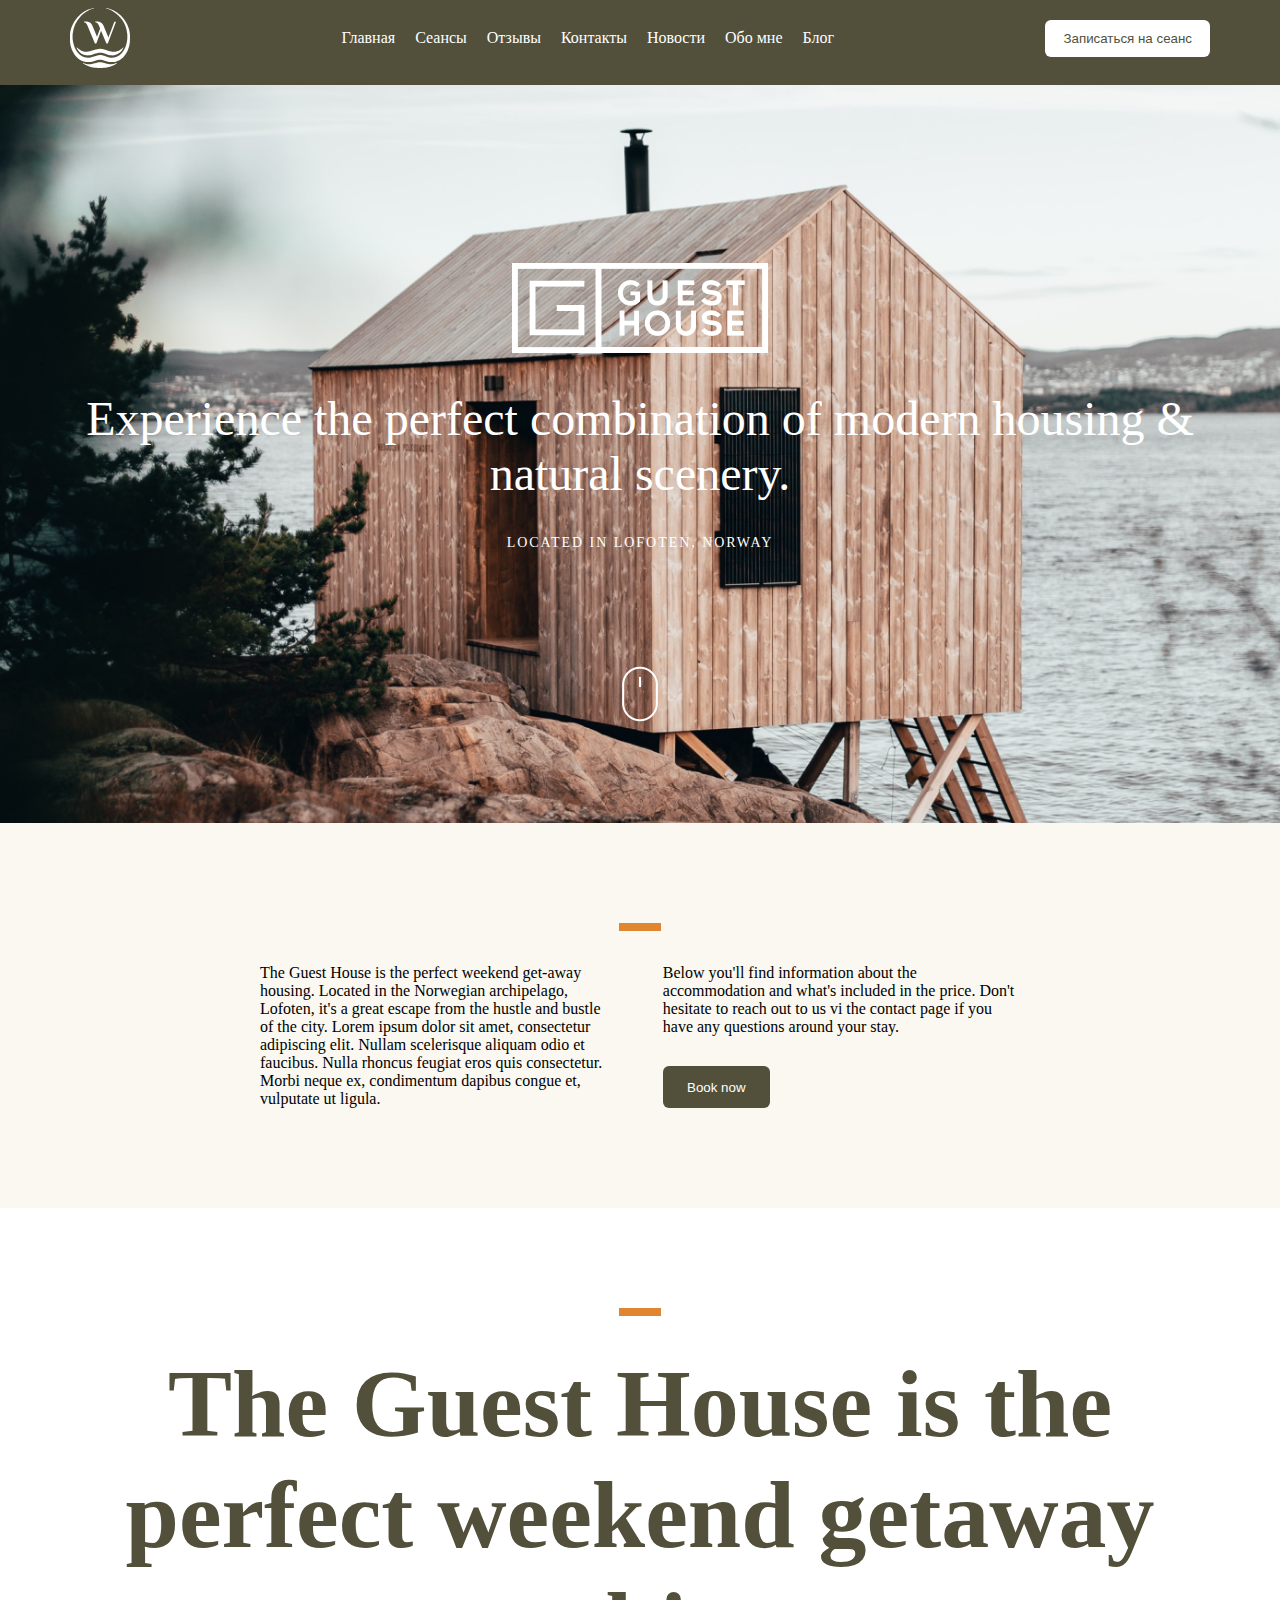
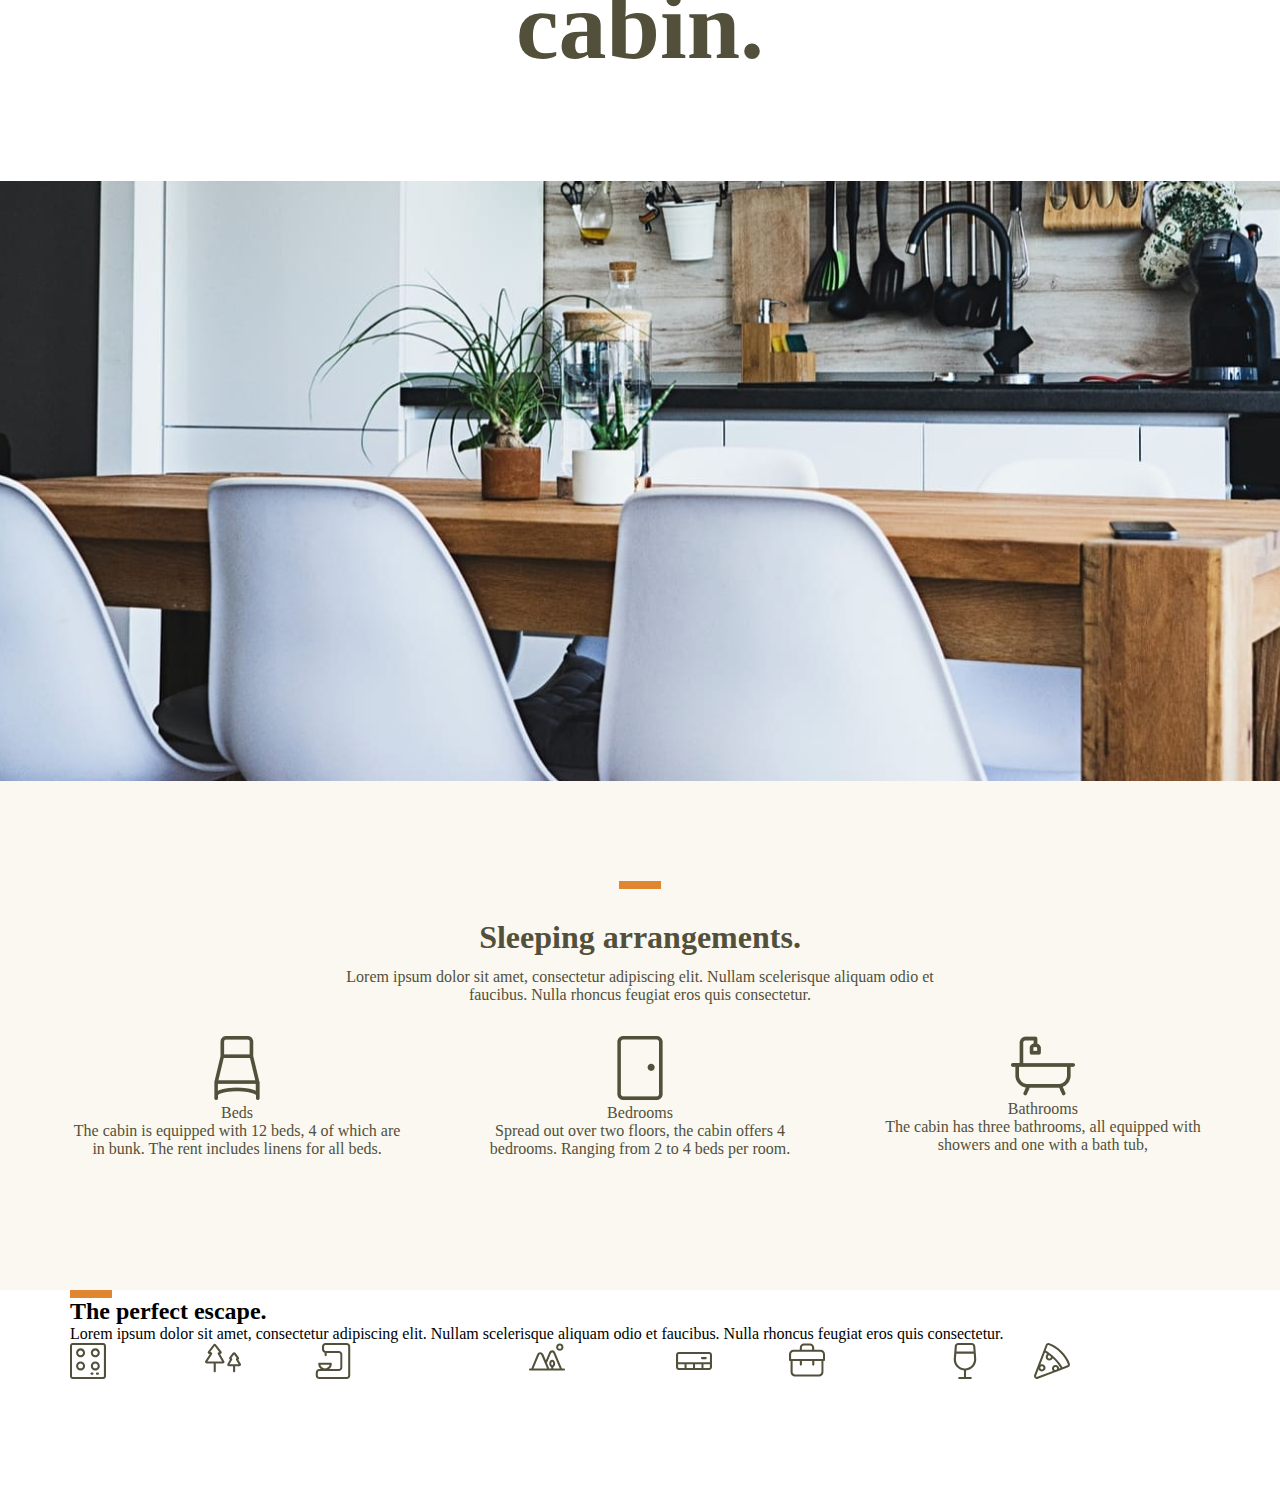
<file: index.html>
<!DOCTYPE html>
<html lang="en">
<head>
    <meta charset="UTF-8">
    <meta name="viewport" content="width=device-width, initial-scale=1.0">
    <title>Document</title>
    <link rel="stylesheet" href="style.css">
</head>
<body>

   <header>
    <div class="container">
        <div class="header__nav">
            <svg width="60" height="60" viewBox="0 0 60 60" fill="none" xmlns="http://www.w3.org/2000/svg">
                <path d="M27.1809 59.9409C27.1622 59.9106 26.8094 59.8779 26.3971 59.8683C25.9847 59.8584 25.2547 59.785 24.7749 59.7051C20.5702 59.0045 16.3204 57.4796 13.4889 55.6556C12.9657 55.3185 12.8461 55.1884 12.9321 55.0493C12.9947 54.9482 13.2026 54.9996 14.4143 55.4155C14.9941 55.6145 15.8939 55.8695 16.4137 55.9822C17.2932 56.1727 17.4726 56.1869 18.9948 56.187C21.2785 56.187 22.0607 56.0577 24.5484 55.269C29.2868 53.7666 30.4723 53.76 35.1793 55.2091C37.8827 56.0415 38.946 56.2254 41.0505 56.2247C42.5817 56.2243 44.0207 55.9545 45.7505 55.3432C46.2103 55.1808 46.6727 55.0317 46.7779 55.012C46.9836 54.9735 47.0835 55.0604 47.0209 55.2232C46.9254 55.472 44.5079 56.8218 43.0241 57.4548C40.1304 58.6891 35.643 59.8322 33.5718 59.8625C33.1513 59.8687 32.7889 59.9033 32.7665 59.9397C32.717 60.0193 27.2301 60.0205 27.1809 59.9409ZM16.3409 54.0733C12.5739 53.5173 9.30804 51.8135 6.5237 48.9516C5.00699 47.3927 3.88666 45.7769 2.75711 43.5188C1.27915 40.5645 0.226076 36.7539 0.0455478 33.7061C-0.0161067 32.666 -0.014798 26.8854 0.04722 25.897C0.173655 23.8829 0.910019 20.9255 1.92325 18.3621C2.312 17.3785 3.34297 15.2343 3.83642 14.3832C3.98692 14.1235 4.14775 13.8457 4.19385 13.7658C5.18751 12.0402 7.09669 9.62045 8.78347 7.94873C10.3124 6.43349 11.7774 5.24993 13.5417 4.1048C14.0815 3.75444 14.605 3.41201 14.705 3.3438C15.0745 3.09173 17.3128 1.95851 18.1307 1.60932C19.9436 0.835313 22.0153 0.156835 22.6325 0.135042C22.8342 0.12785 23.0161 0.0945802 23.0369 0.0610195C23.0576 0.0274588 23.2457 0 23.4548 0C23.7763 0 23.8365 0.0212842 23.8453 0.138238C23.8538 0.251124 23.7395 0.312434 23.2246 0.471666C21.068 1.1383 18.592 2.31692 16.2042 3.81372C14.4102 4.93822 12.3072 6.69711 10.5681 8.52755C6.11284 13.217 3.52037 18.857 2.73151 25.5772C2.57774 26.8873 2.55746 30.3642 2.69654 31.5993C3.54967 39.1805 6.82746 45.1894 11.6878 48.0823C13.5021 49.1622 15.4951 49.7334 17.7223 49.8119C19.5274 49.8753 20.6818 49.6384 23.9467 48.5345C27.0168 47.4966 27.8481 47.2771 29.1928 47.1498C30.0903 47.0648 31.1528 47.1418 32.1942 47.3672C32.8148 47.5016 35.4005 48.3078 36.8075 48.8057C38.9725 49.5719 40.5767 49.8698 42.2241 49.8119C44.9235 49.7169 47.286 48.8951 49.4339 47.304C53.6459 44.1837 56.49 38.4675 57.2477 31.5995C57.3711 30.4813 57.3722 27.0844 57.2495 25.9334C56.7085 20.8555 55.2103 16.5486 52.6128 12.6036C50.0636 8.73196 46.4511 5.32707 42.4422 3.01741C40.7999 2.07132 38.3112 0.964181 36.7166 0.470577C36.2121 0.314396 36.0805 0.245386 36.0805 0.136858C36.0805 0.0214295 36.1364 0.000145285 36.4396 0.000145285C36.6372 0.000145285 36.8155 0.0271682 36.836 0.0602204C36.8564 0.0932 37.0589 0.127778 37.2859 0.136931C38.3045 0.178119 41.5517 1.38529 43.763 2.54488C50.8293 6.25043 55.9943 12.3048 58.5982 19.9349C59.2764 21.9221 59.8357 24.4856 59.8595 25.7154C59.8669 26.0964 59.9096 26.4525 59.9549 26.5103C60.0191 26.5922 60.0156 26.6022 59.9388 26.556C59.8592 26.5082 59.8563 26.5263 59.9234 26.6514C60.0243 26.8397 59.9855 32.1766 59.8703 33.9603C59.784 35.2981 59.5495 36.635 59.0933 38.3914C57.5673 44.2664 54.404 48.9458 50.1126 51.6766C48.5839 52.6494 46.3338 53.5596 44.581 53.9143C43.8475 54.0627 43.5433 54.0822 41.9696 54.0822C39.5962 54.0822 38.4446 53.8865 35.2079 52.9326C31.8053 51.9298 31.3616 51.837 29.9731 51.837C28.5844 51.837 28.1397 51.9301 24.7383 52.9327C21.6163 53.8529 20.5238 54.0466 18.2675 54.0802C17.3278 54.0941 16.4608 54.0911 16.3409 54.0733ZM16.5954 47.3661C15.1403 47.2073 13.9619 46.8565 12.5602 46.1651C10.6644 45.2298 9.06746 43.7643 7.69143 41.6967C7.04071 40.7189 6.4691 39.6746 6.51687 39.5504C6.59539 39.3459 6.8716 39.4466 7.28733 39.8311C8.196 40.6715 10.2789 42.2052 10.5118 42.2052C10.5525 42.2052 10.6374 42.2517 10.7005 42.3082C10.8557 42.4474 12.0699 42.9759 12.742 43.1967C14.0902 43.6397 15.8305 43.8436 17.2861 43.729C18.9945 43.5947 20.2113 43.3071 22.121 42.5865C25.1308 41.4509 26.7375 41.0548 28.9783 40.8961C30.6464 40.7779 32.603 40.9664 34.3719 41.4159C35.227 41.6332 36.1761 41.944 37.6074 42.4754C39.1577 43.0512 40.0205 43.3104 41.0322 43.5046C44.4239 44.1555 47.5417 43.5563 50.3309 41.7174C51.176 41.1602 52.3921 40.2012 52.8358 39.7422C53.1323 39.4354 53.4259 39.3517 53.503 39.5522C53.5778 39.7469 52.4918 41.5776 51.649 42.6773C51.1851 43.2828 50.1748 44.3224 49.5674 44.8193C48.0995 46.0202 46.212 46.8889 44.2599 47.2618C43.3573 47.4343 41.1923 47.4359 40.1884 47.2648C39.0751 47.0752 37.9092 46.7437 36.5895 46.2419C33.6604 45.1281 32.1823 44.8049 30.0096 44.8028C29.075 44.802 28.5555 44.8394 27.8793 44.9559C26.2664 45.2341 25.629 45.4238 22.8706 46.4478C21.8655 46.8209 20.8728 47.0866 19.8661 47.2518C19.0321 47.3889 17.3435 47.4479 16.5954 47.3661Z" fill="white"/>
                <path d="M24.9209 35.5078L17.4323 17.6227C16.9007 16.3915 16.3691 15.5382 15.8375 15.063C15.3059 14.5878 14.6934 14.307 14 14.2206V13.5726C14.0925 13.5726 14.3236 13.5618 14.6934 13.5402C15.0401 13.5186 15.2943 13.5078 15.4561 13.5078C16.2651 13.5078 17.0971 13.5942 17.9523 13.767C18.8075 13.9182 19.6165 14.2854 20.3792 14.8686C21.1419 15.4518 21.7891 16.3699 22.3207 17.6227L27.0011 28.8009L30.1213 20.5063L28.9079 17.6227C28.3763 16.3915 27.7985 15.5382 27.1744 15.063C26.5735 14.5878 25.9263 14.307 25.2329 14.2206V13.5726C25.3254 13.5726 25.5334 13.5618 25.857 13.5402C26.1806 13.5186 26.4233 13.5078 26.585 13.5078C27.394 13.5078 28.2261 13.5942 29.0813 13.767C29.9364 13.9398 30.7454 14.3178 31.5081 14.901C32.2709 15.4626 32.918 16.3699 33.4496 17.6227L38.4074 29.4165L44.3359 13.8318H46L37.7833 35.5078H36.3965L31.0574 22.8068L26.3077 35.5078H24.9209Z" fill="white"/>
                </svg>
                
            <ul>
                <li>Главная</li>
                <li>Сеансы</li>
                <li>Отзывы</li>
                <li>Контакты</li>
                <li>Новости</li>
                <li>Обо мне</li>
                <li>Блог</li>
            </ul>
            <button>Записаться на сеанс</button>
        </div>
    </div>
   </header>

   <main>
    <section class="banner">
        <div class="container">
            <img src="image/Guest-House-Logotype-Light-Horizontal.png" alt="">
            <h1>Experience the perfect combination of modern housing & natural scenery.</h1>
            <p>Located in Lofoten, norway</p>
            <img src="image/Frame (21).png" alt="">
        </div>
    </section>
    <section class="info">
        <div class="container">
            <div class="info__line"></div>
            <div class="info__box">
                <p class="info__left">The Guest House is the perfect weekend get-away housing. Located in the Norwegian archipelago, Lofoten, it's a great escape from the hustle and bustle of the city. Lorem ipsum dolor sit amet, consectetur adipiscing elit. Nullam scelerisque aliquam odio et faucibus. Nulla rhoncus feugiat eros quis consectetur. Morbi neque ex, condimentum dapibus congue et, vulputate ut ligula.</p>
                <div class="info__right">
                    <p>Below you'll find information about the accommodation and what's included in the price. Don't hesitate to reach out to us vi the contact page if you have any questions around your stay.</p>
                    <button>Book now</button>
                </div>
            </div>
        </div>
    </section>
    <section class="title">
        <div class="container">
            <div class="info__line"></div>
            <h1>The Guest House is the perfect weekend getaway cabin.</h1>
        </div>
    </section>
    <section class="photo"></section>
    <section class="icons">
        <div class="container">
            <div class="info__line"></div>
            <h3>Sleeping arrangements.</h3>
            <p class="p1">Lorem ipsum dolor sit amet, consectetur adipiscing elit. Nullam scelerisque aliquam odio et faucibus. Nulla rhoncus feugiat eros quis consectetur.</p>
            <div class="icons__box">
                <div class="icon">
                    <img src="image/IMAGE (41).png" alt="">
                    <p>Beds</p>
                    <p>The cabin is equipped with 12 beds, 4 of which are in bunk. The rent includes linens for all beds.</p>
                </div>
                <div class="icon">
                    <img src="image/IMAGE (42).png" alt="">
                    <p>Bedrooms</p>
                    <p>Spread out over two floors, the cabin offers 4 bedrooms. Ranging from 2 to 4 beds per room.</p>
                </div>
                <div class="icon">
                    <img src="image/Bath-Tub-Icon (1).png" alt="">
                    <p>Bathrooms</p>
                    <p>The cabin has three bathrooms, all equipped with showers and one with a bath tub,</p>
                </div>
            </div>
        </div>
    </section>
    </section>
    <section class="bacground">
        <div class="container">
          <div class="info__line"></div>
          <h2 class="bacground__title">The perfect escape.</h2>
          <p class="bacground__text">Lorem ipsum dolor sit amet, consectetur adipiscing elit. Nullam scelerisque aliquam odio et faucibus. Nulla rhoncus feugiat eros quis consectetur.</p>
          <ul>
            <li>
                <svg width="36" height="36" viewBox="0 0 36 36" fill="none" xmlns="http://www.w3.org/2000/svg">
                    <path d="M33.1364 0C34.6558 0 35.9416 1.22927 36 2.75122V33.1902C36 34.7707 34.7143 36 33.1948 36H2.80519C1.22727 36 0 34.7122 0 33.1902V2.75122C0 1.22927 1.22727 0 2.74675 0H33.1364ZM33.1364 1.99024H2.74675C2.33766 1.99024 1.98701 2.34146 1.98701 2.75122V33.1902C1.98701 33.6 2.33766 33.9512 2.74675 33.9512H33.1364C33.5455 33.9512 33.8961 33.6 33.8961 33.1902V2.75122C33.8961 2.34146 33.5455 1.99024 33.1364 1.99024ZM22.4416 29.6195C23.026 29.6195 23.4935 30.0878 23.4935 30.6732C23.4935 31.2585 23.026 31.7268 22.4416 31.7268H21.5649C20.9805 31.7268 20.513 31.2585 20.513 30.6732C20.513 30.0878 20.9805 29.6195 21.5649 29.6195H22.4416ZM27.8766 29.6195C28.461 29.6195 28.9286 30.0878 28.9286 30.6732C28.9286 31.2585 28.461 31.7268 27.8766 31.7268H27C26.4156 31.7268 25.9481 31.2585 25.9481 30.6732C25.9481 30.0878 26.4156 29.6195 27 29.6195H27.8766ZM10.5779 18.3805C13.0325 18.3805 15.0779 20.4293 15.0779 22.8878C15.0779 25.3463 13.0325 27.3951 10.5779 27.3951C8.12338 27.3951 6.07792 25.3463 6.07792 22.8878C6.07792 20.4293 8.12338 18.3805 10.5779 18.3805ZM25.3052 18.3805C27.8182 18.3805 29.8052 20.4293 29.8052 22.8878C29.8052 25.3463 27.7597 27.3951 25.3052 27.3951C22.8507 27.3951 20.8052 25.3463 20.8052 22.8878C20.8052 20.4293 22.8507 18.3805 25.3052 18.3805ZM10.5779 20.4293C9.23377 20.4293 8.12338 21.5415 8.12338 22.8878C8.12338 24.2341 9.23377 25.3463 10.5779 25.3463C11.9221 25.3463 13.0325 24.2341 13.0325 22.8878C13.0325 21.5415 11.9221 20.4293 10.5779 20.4293ZM25.3052 20.4293C23.961 20.4293 22.8507 21.5415 22.8507 22.8878C22.8507 24.2341 23.961 25.3463 25.3052 25.3463C26.6494 25.3463 27.7597 24.2341 27.7597 22.8878C27.7597 21.5415 26.6494 20.4293 25.3052 20.4293ZM10.5779 5.32683C13.0325 5.32683 15.0779 7.31707 15.0779 9.83415C15.0779 12.2927 13.0325 14.3415 10.5779 14.3415C8.12338 14.3415 6.07792 12.2927 6.07792 9.83415C6.07792 7.37561 8.12338 5.32683 10.5779 5.32683ZM25.3052 5.32683C27.8182 5.32683 29.8052 7.31707 29.8052 9.83415C29.8052 12.2927 27.7597 14.3415 25.3052 14.3415C22.8507 14.3415 20.8052 12.2927 20.8052 9.83415C20.8052 7.37561 22.8507 5.32683 25.3052 5.32683ZM10.5779 7.37561C9.23377 7.37561 8.12338 8.4878 8.12338 9.83415C8.12338 11.1805 9.23377 12.2927 10.5779 12.2927C11.9221 12.2927 13.0325 11.1805 13.0325 9.83415C13.0325 8.4878 11.9221 7.37561 10.5779 7.37561ZM25.3052 7.37561C23.961 7.37561 22.8507 8.4878 22.8507 9.83415C22.8507 11.1805 23.961 12.2927 25.3052 12.2927C26.6494 12.2927 27.7597 11.1805 27.7597 9.83415C27.7597 8.4878 26.6494 7.37561 25.3052 7.37561Z" fill="#52503B"/>
                    </svg>
                    
                <h4>Modern Kitchen Appliances</h4>
                <p>Lorem ipsum dolor sit amet, consectetur adipiscing elit.</p>
            </li>
            <li>
                <svg width="36" height="30" viewBox="0 0 36 30" fill="none" xmlns="http://www.w3.org/2000/svg">
                    <path d="M29.1132 9.14579L29.3079 9.15639C29.7545 9.20558 30.1451 9.42422 30.4012 9.77405L33.7968 14.2861C34.148 14.743 34.2066 15.3712 33.9139 15.8853C33.7382 16.1708 33.5041 16.3993 33.2113 16.5706L35.7873 20.8542C36.08 21.3682 36.08 21.9394 35.7287 22.4534C35.4946 22.9674 34.9677 23.253 34.3822 23.253H30.167V28.2219C30.167 28.7931 29.6987 29.25 29.1132 29.25C28.5278 29.25 28.0595 28.7931 28.0595 28.2219V23.253H23.7857C23.2588 23.253 22.7319 22.9103 22.4392 22.4534C22.1465 21.9965 22.1465 21.3682 22.4392 20.9113L25.0152 16.5706C24.7224 16.4564 24.4883 16.1708 24.3126 15.8853C24.0199 15.3712 24.0785 14.743 24.4297 14.2861L27.8253 9.77405C28.118 9.37425 28.5864 9.14579 29.1132 9.14579ZM9.6766 0.75C10.2035 0.75 10.6718 0.978457 10.9646 1.37826L16.4677 8.57465C16.819 9.03156 16.8775 9.65982 16.5848 10.1738C16.2921 10.6879 15.7652 11.0306 15.1212 11.0306L19.2778 18.1698C19.5706 18.6268 19.5706 19.255 19.2778 19.7119C19.0437 20.1688 18.5168 20.4544 17.9313 20.4544H10.7889V28.1648C10.7889 28.736 10.3206 29.1929 9.73514 29.1929C9.1497 29.1929 8.68135 28.736 8.68135 28.1648V20.4544H1.59751C1.01207 20.4544 0.48517 20.1117 0.192449 19.5977C-0.100271 19.1408 -0.0417271 18.5125 0.250994 18.0556L4.81744 11.0306H4.29054C3.7051 11.0306 3.1782 10.6879 2.88548 10.1738C2.59276 9.65982 2.6513 9.03156 3.00257 8.57465L8.38863 1.37826C8.68135 0.978457 9.1497 0.75 9.6766 0.75ZM29.0547 11.4304L26.4202 14.9143C26.6544 15.0286 26.8886 15.257 27.0057 15.4855C27.2984 15.9424 27.2984 16.5706 27.0057 17.0276L24.5468 21.1969H33.5626L31.1037 17.0276C30.811 16.5706 30.811 15.9424 31.1037 15.4855C31.2208 15.257 31.455 15.0286 31.6892 14.9143L29.0547 11.4304ZM9.6766 3.09168L5.1687 9.08868H5.57851C6.16395 9.08868 6.74939 9.43136 6.98357 9.88828C7.21774 10.3452 7.21774 10.9734 6.92502 11.4304L2.41713 18.4554H17.0532L12.8965 11.3732C12.6038 10.9163 12.6038 10.2881 12.8965 9.83116C13.1892 9.43136 13.6576 9.08868 14.1845 9.08868L9.6766 3.09168Z" fill="#52503B"/>
                    </svg>
                    
                <h4>Outdoor Paths</h4>
                <p>Nulla rhoncus feugiat eros quis consectetur.</p>
            </li>
            <li>
                <svg width="36" height="36" viewBox="0 0 36 36" fill="none" xmlns="http://www.w3.org/2000/svg">
                    <path d="M31.7102 0H10.5983C8.59324 0 7.001 1.57792 7.001 3.56494V6.37013C7.001 8.00649 8.0625 9.35065 9.59576 9.75974V12.0974C9.59576 12.6818 10.0675 13.1494 10.6573 13.1494C11.247 13.1494 11.7187 12.6818 11.7187 12.0974V9.93507H23.8079C24.6336 9.93507 25.3412 10.6364 25.3412 11.4545V24.5455C25.3412 25.3636 24.6336 26.0649 23.8079 26.0649H14.2545C15.8468 24.8377 16.8493 22.9091 16.8493 20.8052C16.8493 20.2208 16.3775 19.7532 15.7878 19.7532H4.2883C3.69859 19.7532 3.22681 20.2208 3.22681 20.8052C3.22681 22.9091 4.22933 24.8377 5.82157 26.0649H4.34728C2.34224 26.0649 0.75 27.6429 0.75 29.6299V32.4351C0.75 34.4221 2.34224 36 4.34728 36H31.6512C33.6562 36 35.2485 34.4221 35.2485 32.4351V3.56494C35.3074 1.63636 33.6562 0 31.7102 0ZM14.6084 21.7987C14.1366 23.9026 12.2495 25.4221 10.0086 25.4221C7.76764 25.4221 5.88054 23.8442 5.40877 21.7987H14.6084ZM33.2434 32.4351C33.2434 33.2532 32.5358 33.9545 31.7102 33.9545H4.34728C3.52167 33.9545 2.81401 33.2532 2.81401 32.4351V29.6299C2.81401 28.8117 3.52167 28.1104 4.34728 28.1104H23.69C25.695 28.1104 27.2873 26.5325 27.2873 24.5455V11.4545C27.2873 9.46753 25.695 7.88961 23.69 7.88961H10.5983C9.77268 7.88961 9.06502 7.18831 9.06502 6.37013V3.56494C9.06502 2.74675 9.77268 2.04545 10.5983 2.04545H31.6512C32.4768 2.04545 33.1845 2.74675 33.1845 3.56494V32.4351H33.2434Z" fill="#52503B"/>
                    </svg>
                    
                <h4>Coffee Maker</h4>
                <p>Vestibulum sit amet urna turpis. Mauris euismod elit et nisi ultrices, ut faucibus orci tincidunt.</p>
            </li>
            <li>
                <svg width="36" height="28" viewBox="0 0 36 28" fill="none" xmlns="http://www.w3.org/2000/svg">
                    <path d="M23.1429 7.35075L23.4085 7.36064C24.6325 7.45258 25.6325 8.17974 26.1234 9.3081L32.961 25.4851H34.9481C35.5325 25.4851 36 25.8881 36 26.4638C36 27.0394 35.5325 27.5 34.9481 27.5H1.05195C0.467533 27.5 0 27.097 0 26.5213C0 25.9456 0.467533 25.4851 1.05195 25.4851H2.33766L8.2987 11.0928C8.76623 9.88379 9.87662 9.13539 11.2208 9.13539C12.5649 9.19296 13.6753 9.88379 14.2013 11.0928L16.8896 17.3678L20.2208 9.3081C20.6883 8.09915 21.7987 7.35075 23.1429 7.35075ZM23.1429 9.42324L23.0854 9.42506C22.8637 9.43847 22.3566 9.53838 22.0909 10.1141L17.9416 20.0736L20.2792 25.5426H22.2078V24.161C21.039 23.6429 20.2208 22.2612 20.2208 20.5341C20.2208 18.3465 21.5649 16.677 23.2013 16.677C24.8377 16.677 26.1818 18.4041 26.1818 20.5341C26.1818 22.2612 25.4221 23.6429 24.2532 24.161V25.5426H30.7403L24.1948 10.1141C23.961 9.48081 23.3182 9.42324 23.1429 9.42324ZM11.2208 11.2079C11.0455 11.2079 10.461 11.2655 10.1688 11.8987L4.5 25.5426H18.0584L12.2727 11.8987C12.039 11.2655 11.3961 11.2079 11.2208 11.2079ZM23.2013 18.6343C22.8506 18.6343 22.2662 19.3252 22.2662 20.4765C22.2662 21.6279 22.7922 22.3188 23.2013 22.3188C23.6104 22.3188 24.1364 21.6279 24.1364 20.4765C24.1364 19.3252 23.5519 18.6343 23.2013 18.6343ZM30.7987 0.5C32.8442 0.5 34.4805 2.11194 34.4805 4.12687C34.4805 6.14179 32.7857 7.75373 30.7987 7.75373C28.8117 7.75373 27.1169 6.14179 27.1169 4.12687C27.1169 2.11194 28.7532 0.5 30.7987 0.5ZM30.7987 2.57249C29.9221 2.57249 29.1623 3.26333 29.1623 4.18443C29.1623 5.10554 29.8636 5.79638 30.7987 5.79638C31.7338 5.79638 32.4351 5.10554 32.4351 4.18443C32.4351 3.26333 31.6753 2.57249 30.7987 2.57249Z" fill="#52503B"/>
                    </svg>
                    
                <h4>Natural Scenery</h4>
                <p>Cras commodo consequat orci, in convallis risus egestas non.</p>
            </li>
            <li>
                <svg width="36" height="36" viewBox="0 0 36 36" fill="none" xmlns="http://www.w3.org/2000/svg">
                    <path d="M33.1948 9C34.7143 9 36 10.26 36 11.82V24.12C36 25.74 34.7143 27 33.1948 27H2.80519C1.28571 27 0.0584416 25.74 0 24.24V11.88C0 10.26 1.28571 9 2.80519 9H33.1948ZM17.0065 21.24H10.5779V24.9H17.0065V21.24ZM25.4805 21.24H19.0519V24.9H25.4805V21.24ZM8.53247 21.24H2.1039V24.18C2.1039 24.6 2.3961 24.9 2.80519 24.9H8.53247V21.24ZM33.8961 21.24H27.4675V24.9H33.1948C33.6039 24.9 33.9545 24.6 33.8961 24.18V21.24ZM33.1948 11.1H2.80519C2.3961 11.1 2.1039 11.4 2.1039 11.82V19.2H33.9545V11.88C33.9545 11.46 33.6039 11.1 33.1948 11.1ZM29.7468 13.98C30.3312 13.98 30.7987 14.46 30.7987 15.06C30.7987 15.66 30.3312 16.14 29.7468 16.14H26.0065C25.4221 16.14 24.9545 15.66 24.9545 15.06C24.9545 14.46 25.4221 13.98 26.0065 13.98H29.7468Z" fill="#52503B"/>
                    </svg>
                    
                <h4>Air Conditioner</h4>
                <p>Nullam scelerisque aliquam odio et faucibus.</p>
            </li>
            <li>
                <svg width="36" height="34" viewBox="0 0 36 34" fill="none" xmlns="http://www.w3.org/2000/svg">
                    <path d="M31.4416 6.65453H25.1883V4.60302C25.1883 2.31705 23.3182 0.5 21.0974 0.5H14.9026C12.6234 0.5 10.8117 2.37567 10.8117 4.60302V6.65453H4.55844C2.04545 6.65453 0 8.70604 0 11.2265V16.9707C0 17.5568 0.467533 18.0258 1.05195 18.0258H1.57792V29.1625C1.57792 31.5657 3.50649 33.5 5.9026 33.5H30.0974C32.4935 33.5 34.4221 31.5657 34.4221 29.1625V18.0258H34.9481C35.5325 18.0258 36 17.5568 36 16.9707V11.2265C36 8.70604 33.9545 6.65453 31.4416 6.65453ZM12.8571 4.60302C12.8571 3.48934 13.7922 2.55151 14.9026 2.55151H21.039C22.1494 2.55151 23.0844 3.48934 23.0844 4.60302V6.65453H12.8571V4.60302ZM2.1039 11.2265C2.1039 9.87833 3.21429 8.70604 4.61688 8.70604H31.5C32.8442 8.70604 34.013 9.81972 34.013 11.2265V15.9742H2.1039V11.2265ZM32.3766 29.1039C32.3766 30.3934 31.3247 31.3899 30.0974 31.3899H5.9026C4.61688 31.3899 3.62338 30.3348 3.62338 29.1039V17.9671H10.8117V21.6012C10.8117 22.1874 11.2792 22.6563 11.8636 22.6563C12.4481 22.6563 12.9156 22.1874 12.9156 21.6012V17.9671H23.2013V21.6012C23.2013 22.1874 23.6688 22.6563 24.2532 22.6563C24.8377 22.6563 25.3052 22.1874 25.3052 21.6012V17.9671H32.4935V29.1039H32.3766Z" fill="#52503B"/>
                    </svg>
                    
                <h4>Storage Solutions</h4>
                <p>Morbi neque ex, condimentum dapibus congue et, vulputate ut ligula.</p>
            </li>
            <li>
                <svg width="24" height="36" viewBox="0 0 24 36" fill="none" xmlns="http://www.w3.org/2000/svg">
                    <path d="M20.2376 23.9806C22.3328 21.7634 23.4103 18.7877 23.2307 15.7536L22.2729 3.20908C22.1532 1.40032 20.5968 0 18.7411 0H5.2724C3.41671 0 1.86033 1.40032 1.74061 3.20908L0.782834 15.7536C0.54339 18.7877 1.62089 21.7634 3.77588 23.9806C5.63157 25.9643 8.20559 27.1896 10.9592 27.423V33.8995H6.29004C5.69143 33.8995 5.21254 34.3663 5.21254 34.9498C5.21254 35.5332 5.69143 36 6.29004 36H17.7235C18.3221 36 18.801 35.5332 18.801 34.9498C18.801 34.3663 18.3221 33.8995 17.7235 33.8995H13.0543V27.423C15.8079 27.1896 18.3819 25.9643 20.2376 23.9806ZM5.2724 2.04214H18.7411C19.4594 2.04214 20.1179 2.62561 20.1778 3.32577L20.5968 8.57699H3.47657L3.8956 3.32577C3.8956 2.62561 4.55407 2.04214 5.2724 2.04214ZM2.93783 15.8703L3.29699 10.6775H20.7165L21.0757 15.8703C21.2553 18.3793 20.4172 20.7131 18.6812 22.5802C16.9453 24.389 14.5508 25.4392 11.9768 25.4392C9.4028 25.4392 7.06823 24.4473 5.2724 22.5802C3.5963 20.7715 2.75824 18.3793 2.93783 15.8703Z" fill="#52503B"/>
                    </svg>
                    
                <h4>Cutlery Selection</h4>
                <p>Cutlery Selection</p>
            </li>
            <li>
                <svg width="36" height="36" viewBox="0 0 36 36" fill="none" xmlns="http://www.w3.org/2000/svg">
                    <path d="M35.8627 20.6722C34.5743 16.577 31.6461 12.1307 27.7224 8.21103C23.8572 4.29132 19.4064 1.42467 15.3069 0.137603C13.8429 -0.330422 12.2031 0.430118 11.676 1.8927L0.197584 32.0218C-0.21236 33.1334 0.0218934 34.3034 0.841781 35.1225C1.42742 35.7075 2.13018 36 2.8915 36C3.24288 36 3.59426 35.9415 3.94564 35.8245L21.5732 29.0966C21.6318 29.0966 21.6318 29.0966 21.6904 29.0381L23.7986 28.2191L34.0472 24.2994C35.5699 23.7729 36.3312 22.1348 35.8627 20.6722ZM3.24288 33.8354C2.77437 34.0109 2.42299 33.7184 2.30587 33.6599C2.18874 33.5429 1.89592 33.2504 2.13018 32.7238L4.58984 26.2885C5.17548 27.5756 6.40531 28.4531 7.92796 28.4531C9.91911 28.4531 11.5589 26.815 11.5589 24.8259C11.5589 22.8368 9.91911 21.1987 7.92796 21.1987C7.40089 21.1987 6.87382 21.3157 6.40531 21.5497L10.9733 9.4981C11.7346 9.96612 12.4959 10.4341 13.2572 11.0192C12.3202 11.6627 11.7346 12.7743 11.7346 13.9443C11.7346 15.9334 13.3744 17.5715 15.3655 17.5715C16.8882 17.5715 18.1766 16.6355 18.7036 15.3484C21.5147 17.981 24.2672 21.1402 26.6097 25.0014L25.2042 25.5279C25.2042 23.5388 23.5644 21.9008 21.5732 21.9008C19.5821 21.9008 17.9423 23.5388 17.9423 25.5279C17.9423 26.464 18.2937 27.283 18.8793 27.9266L3.24288 33.8354ZM6.28818 24.8259C6.28818 23.9484 6.99094 23.2463 7.86939 23.2463C8.74784 23.2463 9.45061 23.9484 9.45061 24.8259C9.45061 25.7035 8.74784 26.4055 7.86939 26.4055C6.99094 26.4055 6.28818 25.7035 6.28818 24.8259ZM16.9467 13.8273C16.9467 13.8858 16.9467 13.8858 16.9467 13.9443C16.9467 14.8219 16.244 15.5239 15.3655 15.5239C14.4871 15.5239 13.7843 14.8219 13.7843 13.9443C13.7843 13.1253 14.3699 12.4818 15.1898 12.3647C15.7755 12.8328 16.3611 13.3008 16.9467 13.8273ZM21.1633 27.049C20.4605 26.8735 19.9335 26.23 19.9335 25.5279C19.9335 24.6504 20.6362 23.9484 21.5147 23.9484C22.3931 23.9484 23.0959 24.6504 23.0959 25.5279C23.0959 25.879 22.9788 26.1715 22.8031 26.4055L21.1633 27.049ZM33.403 22.3688L28.5423 24.2409C25.6727 19.3851 22.1003 15.5239 18.6451 12.5403C18.5865 12.5403 18.5865 12.4818 18.5279 12.4818C17.708 11.7797 16.8882 11.1362 16.0683 10.5512L16.0097 10.4927C14.4871 9.38109 13.023 8.38654 11.676 7.5675L13.55 2.59473C13.6672 2.24371 14.0186 2.0097 14.3699 2.0097C14.4871 2.0097 14.5456 2.0097 14.6628 2.06821C18.4108 3.23827 22.6274 6.04642 26.2583 9.67361C29.8892 13.3008 32.7003 17.5715 33.8716 21.3157C34.0472 21.7252 33.813 22.1933 33.403 22.3688Z" fill="#52503B"/>
                    </svg>
                    
                <h4>Take-away Options</h4>
                <p>Nulla efficitur auctor hendrerit. Etiam ut orci varius, faucibus libero ac, cursus quam.</p>
            </li>
          </ul>
        </div>
    </section>

   </main>
   <footer></footer>

</body>
</html>
</file>
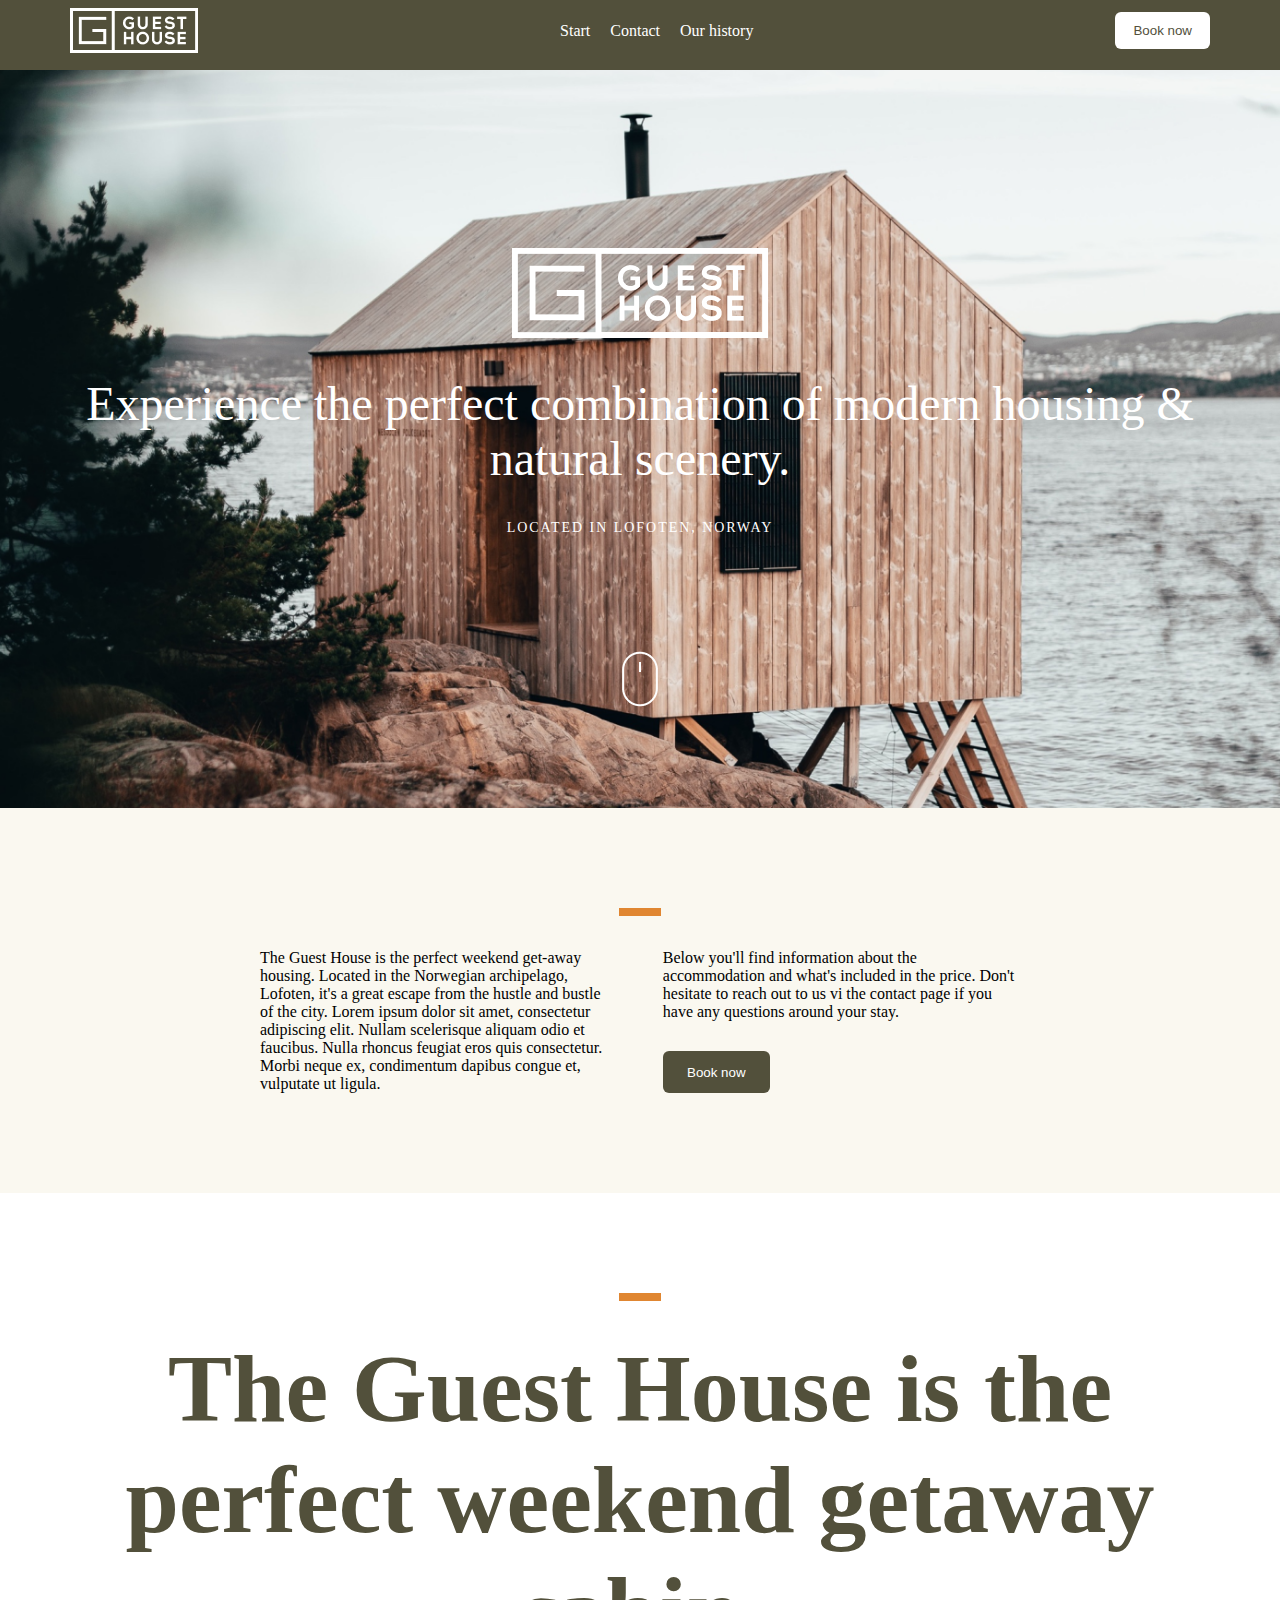
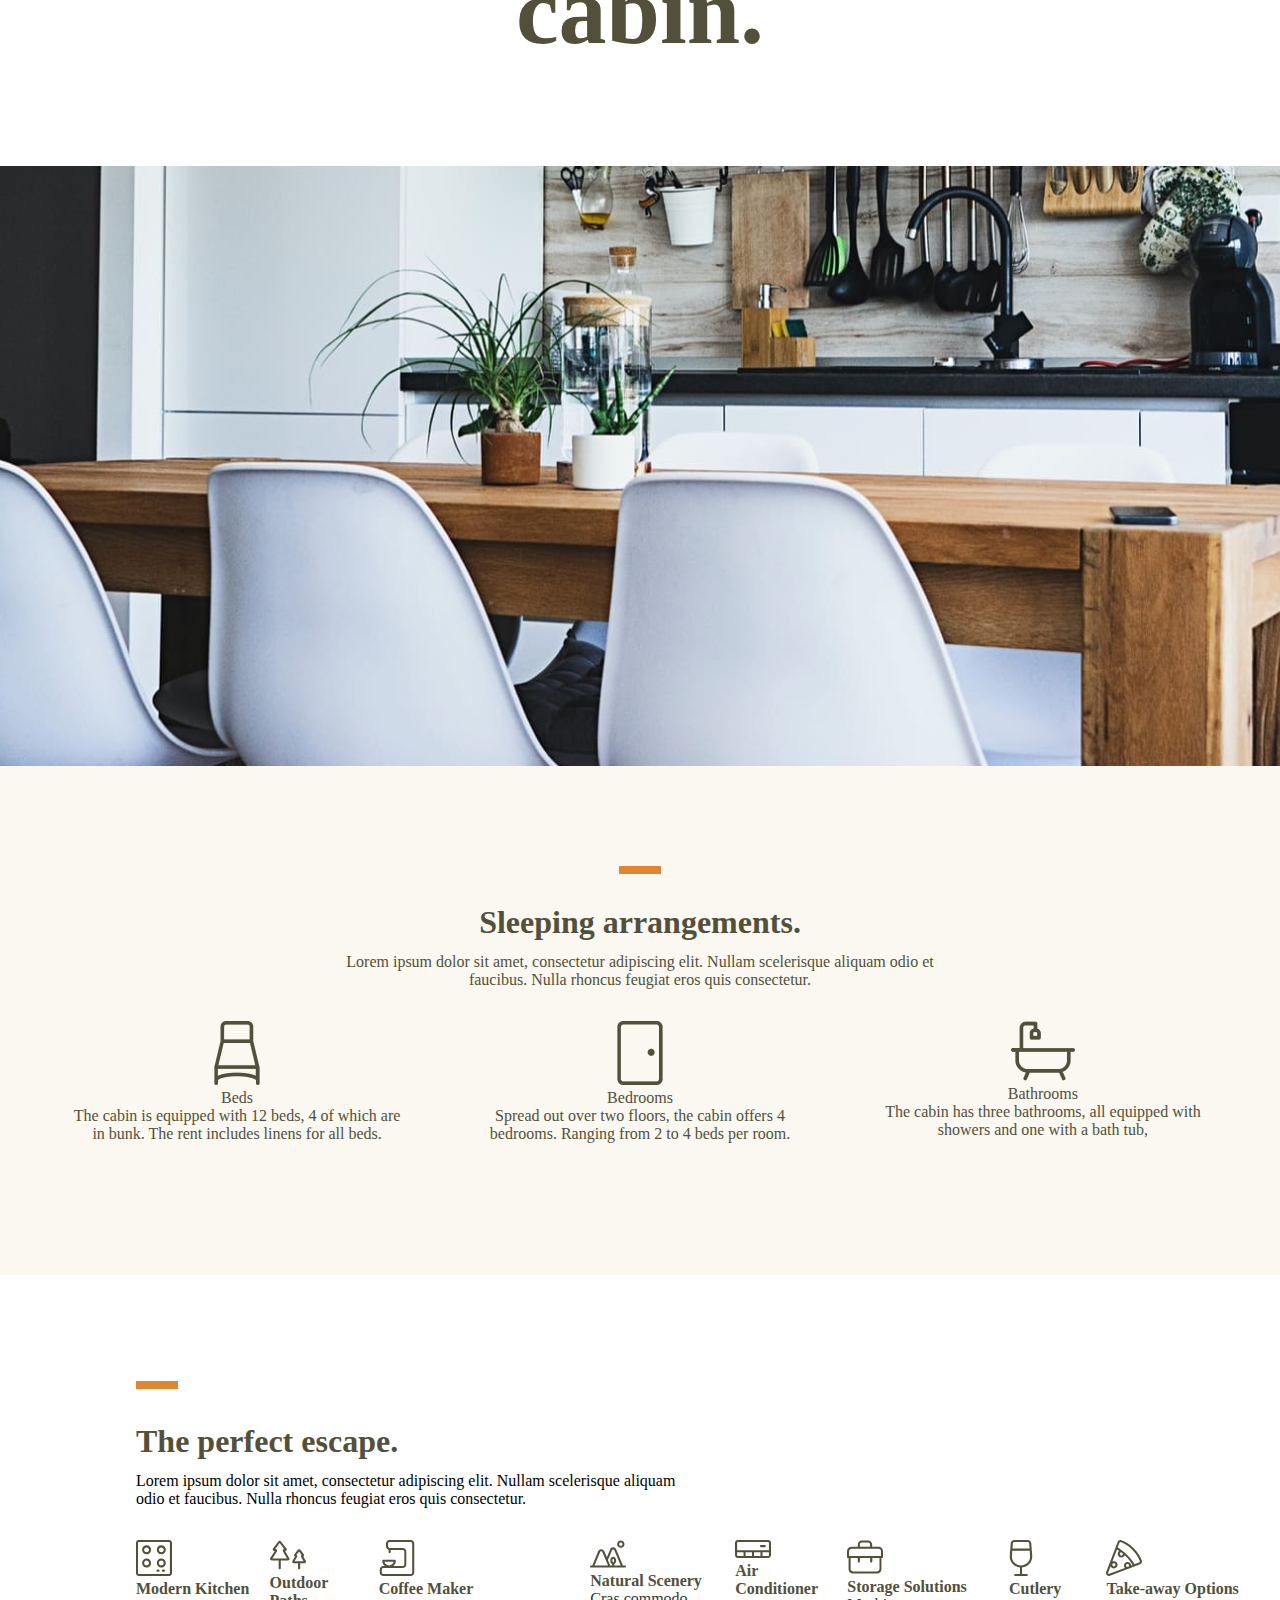
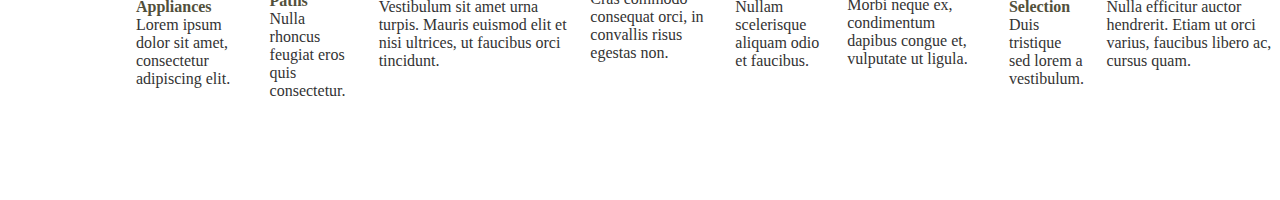
<file: image/МГА/index.html>
<!DOCTYPE html>
<html lang="en">
<head>
    <meta charset="UTF-8">
    <meta name="viewport" content="width=device-width, initial-scale=1.0">
    <title>Document</title>
    <link rel="stylesheet" href="style.css">
</head>
<body>

   <header>
    <div class="container">
        <div class="header__nav">
            <img src="image/IMAGE (39).png" alt="">
            <ul>
                <li>Start</li>
                <li>Contact</li>
                <li>Our history</li>
            </ul>
            <button>Book now</button>
        </div>
    </div>
   </header>

   <main>
    <section class="banner">
        <div class="container">
            <img src="image/Guest-House-Logotype-Light-Horizontal.png" alt="">
            <h1>Experience the perfect combination of modern housing & natural scenery.</h1>
            <p>Located in Lofoten, norway</p>
            <img src="image/Frame (21).png" alt="">
        </div>
    </section>
    <section class="info">
        <div class="container">
            <div class="info__line"></div>
            <div class="info__box">
                <p class="info__left">The Guest House is the perfect weekend get-away housing. Located in the Norwegian archipelago, Lofoten, it's a great escape from the hustle and bustle of the city. Lorem ipsum dolor sit amet, consectetur adipiscing elit. Nullam scelerisque aliquam odio et faucibus. Nulla rhoncus feugiat eros quis consectetur. Morbi neque ex, condimentum dapibus congue et, vulputate ut ligula.</p>
                <div class="info__right">
                    <p>Below you'll find information about the accommodation and what's included in the price. Don't hesitate to reach out to us vi the contact page if you have any questions around your stay.</p>
                    <button>Book now</button>
                </div>
            </div>
        </div>
    </section>
    <section class="title">
        <div class="container">
            <div class="info__line"></div>
            <h1>The Guest House is the perfect weekend getaway cabin.</h1>
        </div>
    </section>
    <section class="photo"></section>
    <section class="icons">
        <div class="container">
            <div class="info__line"></div>
            <h3>Sleeping arrangements.</h3>
            <p class="p1">Lorem ipsum dolor sit amet, consectetur adipiscing elit. Nullam scelerisque aliquam odio et faucibus. Nulla rhoncus feugiat eros quis consectetur.</p>
            <div class="icons__box">
                <div class="icon">
                    <img src="image/IMAGE (41).png" alt="">
                    <p>Beds</p>
                    <p>The cabin is equipped with 12 beds, 4 of which are in bunk. The rent includes linens for all beds.</p>
                </div>
                <div class="icon">
                    <img src="image/IMAGE (42).png" alt="">
                    <p>Bedrooms</p>
                    <p>Spread out over two floors, the cabin offers 4 bedrooms. Ranging from 2 to 4 beds per room.</p>
                </div>
                <div class="icon">
                    <img src="image/Bath-Tub-Icon (1).png" alt="">
                    <p>Bathrooms</p>
                    <p>The cabin has three bathrooms, all equipped with showers and one with a bath tub,</p>
                </div>
            </div>
        </div>
    </section>
    <section class="menu__list">
        <div class="container"></div>
            <div class="Top">
                <img src="image/Rectangle.png" alt="">
                <h3>The perfect escape.</h3>
                <p>Lorem ipsum dolor sit amet, consectetur adipiscing elit. Nullam scelerisque aliquam odio et faucibus. Nulla rhoncus feugiat eros quis consectetur.</p>
            </div>
            <div class="Bottom">
                <ul>
                    <li>
                        <svg width="36" height="36" viewBox="0 0 36 36" fill="none" xmlns="http://www.w3.org/2000/svg">
                            <path d="M33.1364 0C34.6558 0 35.9416 1.22927 36 2.75122V33.1902C36 34.7707 34.7143 36 33.1948 36H2.80519C1.22727 36 0 34.7122 0 33.1902V2.75122C0 1.22927 1.22727 0 2.74675 0H33.1364ZM33.1364 1.99024H2.74675C2.33766 1.99024 1.98701 2.34146 1.98701 2.75122V33.1902C1.98701 33.6 2.33766 33.9512 2.74675 33.9512H33.1364C33.5455 33.9512 33.8961 33.6 33.8961 33.1902V2.75122C33.8961 2.34146 33.5455 1.99024 33.1364 1.99024ZM22.4416 29.6195C23.026 29.6195 23.4935 30.0878 23.4935 30.6732C23.4935 31.2585 23.026 31.7268 22.4416 31.7268H21.5649C20.9805 31.7268 20.513 31.2585 20.513 30.6732C20.513 30.0878 20.9805 29.6195 21.5649 29.6195H22.4416ZM27.8766 29.6195C28.461 29.6195 28.9286 30.0878 28.9286 30.6732C28.9286 31.2585 28.461 31.7268 27.8766 31.7268H27C26.4156 31.7268 25.9481 31.2585 25.9481 30.6732C25.9481 30.0878 26.4156 29.6195 27 29.6195H27.8766ZM10.5779 18.3805C13.0325 18.3805 15.0779 20.4293 15.0779 22.8878C15.0779 25.3463 13.0325 27.3951 10.5779 27.3951C8.12338 27.3951 6.07792 25.3463 6.07792 22.8878C6.07792 20.4293 8.12338 18.3805 10.5779 18.3805ZM25.3052 18.3805C27.8182 18.3805 29.8052 20.4293 29.8052 22.8878C29.8052 25.3463 27.7597 27.3951 25.3052 27.3951C22.8507 27.3951 20.8052 25.3463 20.8052 22.8878C20.8052 20.4293 22.8507 18.3805 25.3052 18.3805ZM10.5779 20.4293C9.23377 20.4293 8.12338 21.5415 8.12338 22.8878C8.12338 24.2341 9.23377 25.3463 10.5779 25.3463C11.9221 25.3463 13.0325 24.2341 13.0325 22.8878C13.0325 21.5415 11.9221 20.4293 10.5779 20.4293ZM25.3052 20.4293C23.961 20.4293 22.8507 21.5415 22.8507 22.8878C22.8507 24.2341 23.961 25.3463 25.3052 25.3463C26.6494 25.3463 27.7597 24.2341 27.7597 22.8878C27.7597 21.5415 26.6494 20.4293 25.3052 20.4293ZM10.5779 5.32683C13.0325 5.32683 15.0779 7.31707 15.0779 9.83415C15.0779 12.2927 13.0325 14.3415 10.5779 14.3415C8.12338 14.3415 6.07792 12.2927 6.07792 9.83415C6.07792 7.37561 8.12338 5.32683 10.5779 5.32683ZM25.3052 5.32683C27.8182 5.32683 29.8052 7.31707 29.8052 9.83415C29.8052 12.2927 27.7597 14.3415 25.3052 14.3415C22.8507 14.3415 20.8052 12.2927 20.8052 9.83415C20.8052 7.37561 22.8507 5.32683 25.3052 5.32683ZM10.5779 7.37561C9.23377 7.37561 8.12338 8.4878 8.12338 9.83415C8.12338 11.1805 9.23377 12.2927 10.5779 12.2927C11.9221 12.2927 13.0325 11.1805 13.0325 9.83415C13.0325 8.4878 11.9221 7.37561 10.5779 7.37561ZM25.3052 7.37561C23.961 7.37561 22.8507 8.4878 22.8507 9.83415C22.8507 11.1805 23.961 12.2927 25.3052 12.2927C26.6494 12.2927 27.7597 11.1805 27.7597 9.83415C27.7597 8.4878 26.6494 7.37561 25.3052 7.37561Z" fill="#52503B"/>
                            </svg>                            
                        <h4>Modern Kitchen Appliances</h4>
                        <p>Lorem ipsum dolor sit amet, consectetur adipiscing elit.</p>
                    </li>
                    <li>
                        <svg width="36" height="30" viewBox="0 0 36 30" fill="none" xmlns="http://www.w3.org/2000/svg">
                            <path d="M29.1132 9.14579L29.3079 9.15639C29.7545 9.20558 30.1451 9.42422 30.4012 9.77405L33.7968 14.2861C34.148 14.743 34.2066 15.3712 33.9139 15.8853C33.7382 16.1708 33.5041 16.3993 33.2113 16.5706L35.7873 20.8542C36.08 21.3682 36.08 21.9394 35.7287 22.4534C35.4946 22.9674 34.9677 23.253 34.3822 23.253H30.167V28.2219C30.167 28.7931 29.6987 29.25 29.1132 29.25C28.5278 29.25 28.0595 28.7931 28.0595 28.2219V23.253H23.7857C23.2588 23.253 22.7319 22.9103 22.4392 22.4534C22.1465 21.9965 22.1465 21.3682 22.4392 20.9113L25.0152 16.5706C24.7224 16.4564 24.4883 16.1708 24.3126 15.8853C24.0199 15.3712 24.0785 14.743 24.4297 14.2861L27.8253 9.77405C28.118 9.37425 28.5864 9.14579 29.1132 9.14579ZM9.6766 0.75C10.2035 0.75 10.6718 0.978457 10.9646 1.37826L16.4677 8.57465C16.819 9.03156 16.8775 9.65982 16.5848 10.1738C16.2921 10.6879 15.7652 11.0306 15.1212 11.0306L19.2778 18.1698C19.5706 18.6268 19.5706 19.255 19.2778 19.7119C19.0437 20.1688 18.5168 20.4544 17.9313 20.4544H10.7889V28.1648C10.7889 28.736 10.3206 29.1929 9.73514 29.1929C9.1497 29.1929 8.68135 28.736 8.68135 28.1648V20.4544H1.59751C1.01207 20.4544 0.48517 20.1117 0.192449 19.5977C-0.100271 19.1408 -0.0417271 18.5125 0.250994 18.0556L4.81744 11.0306H4.29054C3.7051 11.0306 3.1782 10.6879 2.88548 10.1738C2.59276 9.65982 2.6513 9.03156 3.00257 8.57465L8.38863 1.37826C8.68135 0.978457 9.1497 0.75 9.6766 0.75ZM29.0547 11.4304L26.4202 14.9143C26.6544 15.0286 26.8886 15.257 27.0057 15.4855C27.2984 15.9424 27.2984 16.5706 27.0057 17.0276L24.5468 21.1969H33.5626L31.1037 17.0276C30.811 16.5706 30.811 15.9424 31.1037 15.4855C31.2208 15.257 31.455 15.0286 31.6892 14.9143L29.0547 11.4304ZM9.6766 3.09168L5.1687 9.08868H5.57851C6.16395 9.08868 6.74939 9.43136 6.98357 9.88828C7.21774 10.3452 7.21774 10.9734 6.92502 11.4304L2.41713 18.4554H17.0532L12.8965 11.3732C12.6038 10.9163 12.6038 10.2881 12.8965 9.83116C13.1892 9.43136 13.6576 9.08868 14.1845 9.08868L9.6766 3.09168Z" fill="#52503B"/>
                            </svg>                            
                        <h4>Outdoor Paths</h4>
                        <p>Nulla rhoncus feugiat eros quis consectetur.</p>
                    </li>
                    <li>
                        <svg width="36" height="36" viewBox="0 0 36 36" fill="none" xmlns="http://www.w3.org/2000/svg">
                            <path d="M31.7102 0H10.5983C8.59324 0 7.001 1.57792 7.001 3.56494V6.37013C7.001 8.00649 8.0625 9.35065 9.59576 9.75974V12.0974C9.59576 12.6818 10.0675 13.1494 10.6573 13.1494C11.247 13.1494 11.7187 12.6818 11.7187 12.0974V9.93507H23.8079C24.6336 9.93507 25.3412 10.6364 25.3412 11.4545V24.5455C25.3412 25.3636 24.6336 26.0649 23.8079 26.0649H14.2545C15.8468 24.8377 16.8493 22.9091 16.8493 20.8052C16.8493 20.2208 16.3775 19.7532 15.7878 19.7532H4.2883C3.69859 19.7532 3.22681 20.2208 3.22681 20.8052C3.22681 22.9091 4.22933 24.8377 5.82157 26.0649H4.34728C2.34224 26.0649 0.75 27.6429 0.75 29.6299V32.4351C0.75 34.4221 2.34224 36 4.34728 36H31.6512C33.6562 36 35.2485 34.4221 35.2485 32.4351V3.56494C35.3074 1.63636 33.6562 0 31.7102 0ZM14.6084 21.7987C14.1366 23.9026 12.2495 25.4221 10.0086 25.4221C7.76764 25.4221 5.88054 23.8442 5.40877 21.7987H14.6084ZM33.2434 32.4351C33.2434 33.2532 32.5358 33.9545 31.7102 33.9545H4.34728C3.52167 33.9545 2.81401 33.2532 2.81401 32.4351V29.6299C2.81401 28.8117 3.52167 28.1104 4.34728 28.1104H23.69C25.695 28.1104 27.2873 26.5325 27.2873 24.5455V11.4545C27.2873 9.46753 25.695 7.88961 23.69 7.88961H10.5983C9.77268 7.88961 9.06502 7.18831 9.06502 6.37013V3.56494C9.06502 2.74675 9.77268 2.04545 10.5983 2.04545H31.6512C32.4768 2.04545 33.1845 2.74675 33.1845 3.56494V32.4351H33.2434Z" fill="#52503B"/>
                            </svg>                            
                        <h4>Coffee Maker</h4>
                        <p>Vestibulum sit amet urna turpis. Mauris euismod elit et nisi ultrices, ut faucibus orci tincidunt.</p>
                    </li>
                    <li>
                        <svg width="36" height="28" viewBox="0 0 36 28" fill="none" xmlns="http://www.w3.org/2000/svg">
                            <path d="M23.1429 7.35075L23.4085 7.36064C24.6325 7.45258 25.6325 8.17974 26.1234 9.3081L32.961 25.4851H34.9481C35.5325 25.4851 36 25.8881 36 26.4638C36 27.0394 35.5325 27.5 34.9481 27.5H1.05195C0.467533 27.5 0 27.097 0 26.5213C0 25.9456 0.467533 25.4851 1.05195 25.4851H2.33766L8.2987 11.0928C8.76623 9.88379 9.87662 9.13539 11.2208 9.13539C12.5649 9.19296 13.6753 9.88379 14.2013 11.0928L16.8896 17.3678L20.2208 9.3081C20.6883 8.09915 21.7987 7.35075 23.1429 7.35075ZM23.1429 9.42324L23.0854 9.42506C22.8637 9.43847 22.3566 9.53838 22.0909 10.1141L17.9416 20.0736L20.2792 25.5426H22.2078V24.161C21.039 23.6429 20.2208 22.2612 20.2208 20.5341C20.2208 18.3465 21.5649 16.677 23.2013 16.677C24.8377 16.677 26.1818 18.4041 26.1818 20.5341C26.1818 22.2612 25.4221 23.6429 24.2532 24.161V25.5426H30.7403L24.1948 10.1141C23.961 9.48081 23.3182 9.42324 23.1429 9.42324ZM11.2208 11.2079C11.0455 11.2079 10.461 11.2655 10.1688 11.8987L4.5 25.5426H18.0584L12.2727 11.8987C12.039 11.2655 11.3961 11.2079 11.2208 11.2079ZM23.2013 18.6343C22.8506 18.6343 22.2662 19.3252 22.2662 20.4765C22.2662 21.6279 22.7922 22.3188 23.2013 22.3188C23.6104 22.3188 24.1364 21.6279 24.1364 20.4765C24.1364 19.3252 23.5519 18.6343 23.2013 18.6343ZM30.7987 0.5C32.8442 0.5 34.4805 2.11194 34.4805 4.12687C34.4805 6.14179 32.7857 7.75373 30.7987 7.75373C28.8117 7.75373 27.1169 6.14179 27.1169 4.12687C27.1169 2.11194 28.7532 0.5 30.7987 0.5ZM30.7987 2.57249C29.9221 2.57249 29.1623 3.26333 29.1623 4.18443C29.1623 5.10554 29.8636 5.79638 30.7987 5.79638C31.7338 5.79638 32.4351 5.10554 32.4351 4.18443C32.4351 3.26333 31.6753 2.57249 30.7987 2.57249Z" fill="#52503B"/>
                            </svg>                            
                        <h4>Natural Scenery</h4>
                        <p>Cras commodo consequat orci, in convallis risus egestas non.</p>
                    </li>
                    <li>
                        <svg width="36" height="18" viewBox="0 0 36 18" fill="none" xmlns="http://www.w3.org/2000/svg">
                            <path d="M33.1948 0C34.7143 0 36 1.26 36 2.82V15.12C36 16.74 34.7143 18 33.1948 18H2.80519C1.28571 18 0.0584416 16.74 0 15.24V2.88C0 1.26 1.28571 0 2.80519 0H33.1948ZM17.0065 12.24H10.5779V15.9H17.0065V12.24ZM25.4805 12.24H19.0519V15.9H25.4805V12.24ZM8.53247 12.24H2.1039V15.18C2.1039 15.6 2.3961 15.9 2.80519 15.9H8.53247V12.24ZM33.8961 12.24H27.4675V15.9H33.1948C33.6039 15.9 33.9545 15.6 33.8961 15.18V12.24ZM33.1948 2.1H2.80519C2.3961 2.1 2.1039 2.4 2.1039 2.82V10.2H33.9545V2.88C33.9545 2.46 33.6039 2.1 33.1948 2.1ZM29.7468 4.98C30.3312 4.98 30.7987 5.46 30.7987 6.06C30.7987 6.66 30.3312 7.14 29.7468 7.14H26.0065C25.4221 7.14 24.9545 6.66 24.9545 6.06C24.9545 5.46 25.4221 4.98 26.0065 4.98H29.7468Z" fill="#52503B"/>
                            </svg>                            
                        <h4>Air Conditioner</h4>
                        <p>Nullam scelerisque aliquam odio et faucibus.</p>
                    </li>
                    <li>
                        <svg width="36" height="34" viewBox="0 0 36 34" fill="none" xmlns="http://www.w3.org/2000/svg">
                            <path d="M31.4416 6.65453H25.1883V4.60302C25.1883 2.31705 23.3182 0.5 21.0974 0.5H14.9026C12.6234 0.5 10.8117 2.37567 10.8117 4.60302V6.65453H4.55844C2.04545 6.65453 0 8.70604 0 11.2265V16.9707C0 17.5568 0.467533 18.0258 1.05195 18.0258H1.57792V29.1625C1.57792 31.5657 3.50649 33.5 5.9026 33.5H30.0974C32.4935 33.5 34.4221 31.5657 34.4221 29.1625V18.0258H34.9481C35.5325 18.0258 36 17.5568 36 16.9707V11.2265C36 8.70604 33.9545 6.65453 31.4416 6.65453ZM12.8571 4.60302C12.8571 3.48934 13.7922 2.55151 14.9026 2.55151H21.039C22.1494 2.55151 23.0844 3.48934 23.0844 4.60302V6.65453H12.8571V4.60302ZM2.1039 11.2265C2.1039 9.87833 3.21429 8.70604 4.61688 8.70604H31.5C32.8442 8.70604 34.013 9.81972 34.013 11.2265V15.9742H2.1039V11.2265ZM32.3766 29.1039C32.3766 30.3934 31.3247 31.3899 30.0974 31.3899H5.9026C4.61688 31.3899 3.62338 30.3348 3.62338 29.1039V17.9671H10.8117V21.6012C10.8117 22.1874 11.2792 22.6563 11.8636 22.6563C12.4481 22.6563 12.9156 22.1874 12.9156 21.6012V17.9671H23.2013V21.6012C23.2013 22.1874 23.6688 22.6563 24.2532 22.6563C24.8377 22.6563 25.3052 22.1874 25.3052 21.6012V17.9671H32.4935V29.1039H32.3766Z" fill="#52503B"/>
                            </svg>                            
                        <h4>Storage Solutions</h4>
                        <p>Morbi neque ex, condimentum dapibus congue et, vulputate ut ligula.</p>
                    </li>
                    <li>
                        <svg width="24" height="36" viewBox="0 0 24 36" fill="none" xmlns="http://www.w3.org/2000/svg">
                            <path d="M20.2376 23.9806C22.3328 21.7634 23.4103 18.7877 23.2307 15.7536L22.2729 3.20908C22.1532 1.40032 20.5968 0 18.7411 0H5.2724C3.41671 0 1.86033 1.40032 1.74061 3.20908L0.782834 15.7536C0.54339 18.7877 1.62089 21.7634 3.77588 23.9806C5.63157 25.9643 8.20559 27.1896 10.9592 27.423V33.8995H6.29004C5.69143 33.8995 5.21254 34.3663 5.21254 34.9498C5.21254 35.5332 5.69143 36 6.29004 36H17.7235C18.3221 36 18.801 35.5332 18.801 34.9498C18.801 34.3663 18.3221 33.8995 17.7235 33.8995H13.0543V27.423C15.8079 27.1896 18.3819 25.9643 20.2376 23.9806ZM5.2724 2.04214H18.7411C19.4594 2.04214 20.1179 2.62561 20.1778 3.32577L20.5968 8.57699H3.47657L3.8956 3.32577C3.8956 2.62561 4.55407 2.04214 5.2724 2.04214ZM2.93783 15.8703L3.29699 10.6775H20.7165L21.0757 15.8703C21.2553 18.3793 20.4172 20.7131 18.6812 22.5802C16.9453 24.389 14.5508 25.4392 11.9768 25.4392C9.4028 25.4392 7.06823 24.4473 5.2724 22.5802C3.5963 20.7715 2.75824 18.3793 2.93783 15.8703Z" fill="#52503B"/>
                            </svg>                            
                        <h4>Cutlery Selection</h4>
                        <p>Duis tristique sed lorem a vestibulum.</p>
                    </li>
                    <li>
                        <svg width="36" height="36" viewBox="0 0 36 36" fill="none" xmlns="http://www.w3.org/2000/svg">
                            <path d="M35.8627 20.6722C34.5743 16.577 31.6461 12.1307 27.7224 8.21103C23.8572 4.29132 19.4064 1.42467 15.3069 0.137603C13.8429 -0.330422 12.2031 0.430118 11.676 1.8927L0.197584 32.0218C-0.21236 33.1334 0.0218934 34.3034 0.841781 35.1225C1.42742 35.7075 2.13018 36 2.8915 36C3.24288 36 3.59426 35.9415 3.94564 35.8245L21.5732 29.0966C21.6318 29.0966 21.6318 29.0966 21.6904 29.0381L23.7986 28.2191L34.0472 24.2994C35.5699 23.7729 36.3312 22.1348 35.8627 20.6722ZM3.24288 33.8354C2.77437 34.0109 2.42299 33.7184 2.30587 33.6599C2.18874 33.5429 1.89592 33.2504 2.13018 32.7238L4.58984 26.2885C5.17548 27.5756 6.40531 28.4531 7.92796 28.4531C9.91911 28.4531 11.5589 26.815 11.5589 24.8259C11.5589 22.8368 9.91911 21.1987 7.92796 21.1987C7.40089 21.1987 6.87382 21.3157 6.40531 21.5497L10.9733 9.4981C11.7346 9.96612 12.4959 10.4341 13.2572 11.0192C12.3202 11.6627 11.7346 12.7743 11.7346 13.9443C11.7346 15.9334 13.3744 17.5715 15.3655 17.5715C16.8882 17.5715 18.1766 16.6355 18.7036 15.3484C21.5147 17.981 24.2672 21.1402 26.6097 25.0014L25.2042 25.5279C25.2042 23.5388 23.5644 21.9008 21.5732 21.9008C19.5821 21.9008 17.9423 23.5388 17.9423 25.5279C17.9423 26.464 18.2937 27.283 18.8793 27.9266L3.24288 33.8354ZM6.28818 24.8259C6.28818 23.9484 6.99094 23.2463 7.86939 23.2463C8.74784 23.2463 9.45061 23.9484 9.45061 24.8259C9.45061 25.7035 8.74784 26.4055 7.86939 26.4055C6.99094 26.4055 6.28818 25.7035 6.28818 24.8259ZM16.9467 13.8273C16.9467 13.8858 16.9467 13.8858 16.9467 13.9443C16.9467 14.8219 16.244 15.5239 15.3655 15.5239C14.4871 15.5239 13.7843 14.8219 13.7843 13.9443C13.7843 13.1253 14.3699 12.4818 15.1898 12.3647C15.7755 12.8328 16.3611 13.3008 16.9467 13.8273ZM21.1633 27.049C20.4605 26.8735 19.9335 26.23 19.9335 25.5279C19.9335 24.6504 20.6362 23.9484 21.5147 23.9484C22.3931 23.9484 23.0959 24.6504 23.0959 25.5279C23.0959 25.879 22.9788 26.1715 22.8031 26.4055L21.1633 27.049ZM33.403 22.3688L28.5423 24.2409C25.6727 19.3851 22.1003 15.5239 18.6451 12.5403C18.5865 12.5403 18.5865 12.4818 18.5279 12.4818C17.708 11.7797 16.8882 11.1362 16.0683 10.5512L16.0097 10.4927C14.4871 9.38109 13.023 8.38654 11.676 7.5675L13.55 2.59473C13.6672 2.24371 14.0186 2.0097 14.3699 2.0097C14.4871 2.0097 14.5456 2.0097 14.6628 2.06821C18.4108 3.23827 22.6274 6.04642 26.2583 9.67361C29.8892 13.3008 32.7003 17.5715 33.8716 21.3157C34.0472 21.7252 33.813 22.1933 33.403 22.3688Z" fill="#52503B"/>
                            </svg>                            
                        <h4>Take-away Options</h4>
                        <p>Nulla efficitur auctor hendrerit. Etiam ut orci varius, faucibus libero ac, cursus quam.</p>
                    </li>
                </ul>
            </div>
    </section>
   </main>
   <footer></footer>


</body>
</html>
</file>
<file: style.css>
*{
    margin: 0;
    padding: 0;
    box-sizing: border-box;
    list-style: none;
   
}
.container{
    width: 1140px;
    margin: 0 auto;
}
header{
    background: #52503b;
    padding: 8px 0 17px;
}
.header__nav{
    display: flex;
    align-items: center;
    justify-content: space-between;
}
ul{
    display: flex;
    color: #fff;
    column-gap: 20px;
}
header button{
    padding: 11px 18px;
    color: #52503b;
    border-radius: 6px;
    background: white;
    border: none;
}
.banner{
    background: url(image/IMAGE\ \(40\).png)center/cover no-repeat;
    padding: 178px 0 90px;
    text-align: center;
    color: white;
}
.banner h1{
    margin: 34px 0;
    font-size: 48px;
    font-weight: 400;
}
.banner p{
    margin-bottom: 113px;
    font-size: 14px;
    font-weight: 400;
    letter-spacing: 0.14em;
    text-transform: uppercase;
}
.info{
    padding: 100px 0;
    background: #FAF8F0;
}
.info__line{
    background: #E08631;
    width: 42px;
    height: 8px;
}
.info__box{
    display: flex;
    width: 760px;
    justify-content: space-between;
}
.info__left{
    width: 47%;
}
.info__right{
    width: 47%;
    display: flex;
    flex-direction: column;
    justify-content: space-between;
}
.info__right button{
    background:  #52503B;
    color: white;
    width: 107px;
    height: 42px;
    border-radius: 6px;
    border: none;
}
.info .container{
    display: flex;
    flex-direction: column;
    align-items: center;
    row-gap: 33px;
}
.icons .container{
    display: flex;
    flex-direction: column;
    align-items: center;
}
.icons{
    padding: 100px 0;
    background: #FAF8F0;
}
.icons__box{
    width: 100%;
    display: flex;
    justify-content: space-between;
}
.icon{
    width:calc(33% - 42px);
    text-align: center;
    color: #52503B;
    margin: 32px 0;
}
.title .container{
    display: flex;
    flex-direction: column;
    align-items: center;
}
.info__line{
    width: 42px;
    height: 8px;
    color: #E08631;
}
.title h1{
    font-size: 96px;
    text-align: center;
    margin-top: 32px;
    color: #52503B;
}
.title{
    padding: 100px 0;
}
.photo{
    background: url(image/Table2.png)center/cover no-repeat;
    height: 600px;
}
.icons .container h3{
    font-size: 32px;
    color: #52503B;
    margin: 30px 0 12px;
}
.icons .container .p1{
    color: #52503B;
    width: 600px;
    text-align: center;
}

.menu__list{
    padding: 100px 0 100px 136px;
}
.Top h3{
    font-size: 32px;
    color: #52503B;
    margin: 30px 0 12px;
}
.menu__list .container{
    color: #52503B;
}
.Top p{
    width: 554px;
    margin-bottom: 32px;
}
</file>
<file: image/МГА/style.css>
*{
    margin: 0;
    padding: 0;
    box-sizing: border-box;
    list-style: none;
   
}
.container{
    width: 1140px;
    margin: 0 auto;
}
header{
    background: #52503b;
    padding: 8px 0 17px;
}
.header__nav{
    display: flex;
    align-items: center;
    justify-content: space-between;
}
ul{
    display: flex;
    color: #fff;
    column-gap: 20px;
}
header button{
    padding: 11px 18px;
    color: #52503b;
    border-radius: 6px;
    background: white;
    border: none;
}
.banner{
    background: url(image/IMAGE\ \(40\).png)center/cover no-repeat;
    padding: 178px 0 90px;
    text-align: center;
    color: white;
}
.banner h1{
    margin: 34px 0;
    font-size: 48px;
    font-weight: 400;
}
.banner p{
    margin-bottom: 113px;
    font-size: 14px;
    font-weight: 400;
    letter-spacing: 0.14em;
    text-transform: uppercase;
}
.info{
    padding: 100px 0;
    background: #FAF8F0;
}
.info__line{
    background: #E08631;
    width: 42px;
    height: 8px;
}
.info__box{
    display: flex;
    width: 760px;
    justify-content: space-between;
}
.info__left{
    width: 47%;
}
.info__right{
    width: 47%;
    display: flex;
    flex-direction: column;
    justify-content: space-between;
}
.info__right button{
    background:  #52503B;
    color: white;
    width: 107px;
    height: 42px;
    border-radius: 6px;
    border: none;
}
.info .container{
    display: flex;
    flex-direction: column;
    align-items: center;
    row-gap: 33px;
}
.icons .container{
    display: flex;
    flex-direction: column;
    align-items: center;
}
.icons{
    padding: 100px 0;
    background: #FAF8F0;
}
.icons__box{
    width: 100%;
    display: flex;
    justify-content: space-between;
}
.icon{
    width:calc(33% - 42px);
    text-align: center;
    color: #52503B;
    margin: 32px 0;
}
.title .container{
    display: flex;
    flex-direction: column;
    align-items: center;
}
.info__line{
    width: 42px;
    height: 8px;
    color: #E08631;
}
.title h1{
    font-size: 96px;
    text-align: center;
    margin-top: 32px;
    color: #52503B;
}
.title{
    padding: 100px 0;
}
.photo{
    background: url(image/Table2.png)center/cover no-repeat;
    height: 600px;
}
.icons .container h3{
    font-size: 32px;
    color: #52503B;
    margin: 30px 0 12px;
}
.icons .container .p1{
    color: #52503B;
    width: 600px;
    text-align: center;
}

.menu__list{
    padding: 100px 0 100px 136px;
}
.Top h3{
    font-size: 32px;
    color: #52503B;
    margin: 30px 0 12px;
}
.menu__list .container{
    color: #52503B;
}
.Top p{
    width: 554px;
    margin-bottom: 32px;
}
.Bottom h4{
    color: #52503B;
}
.Bottom p{
    color: #333;
}
</file>
